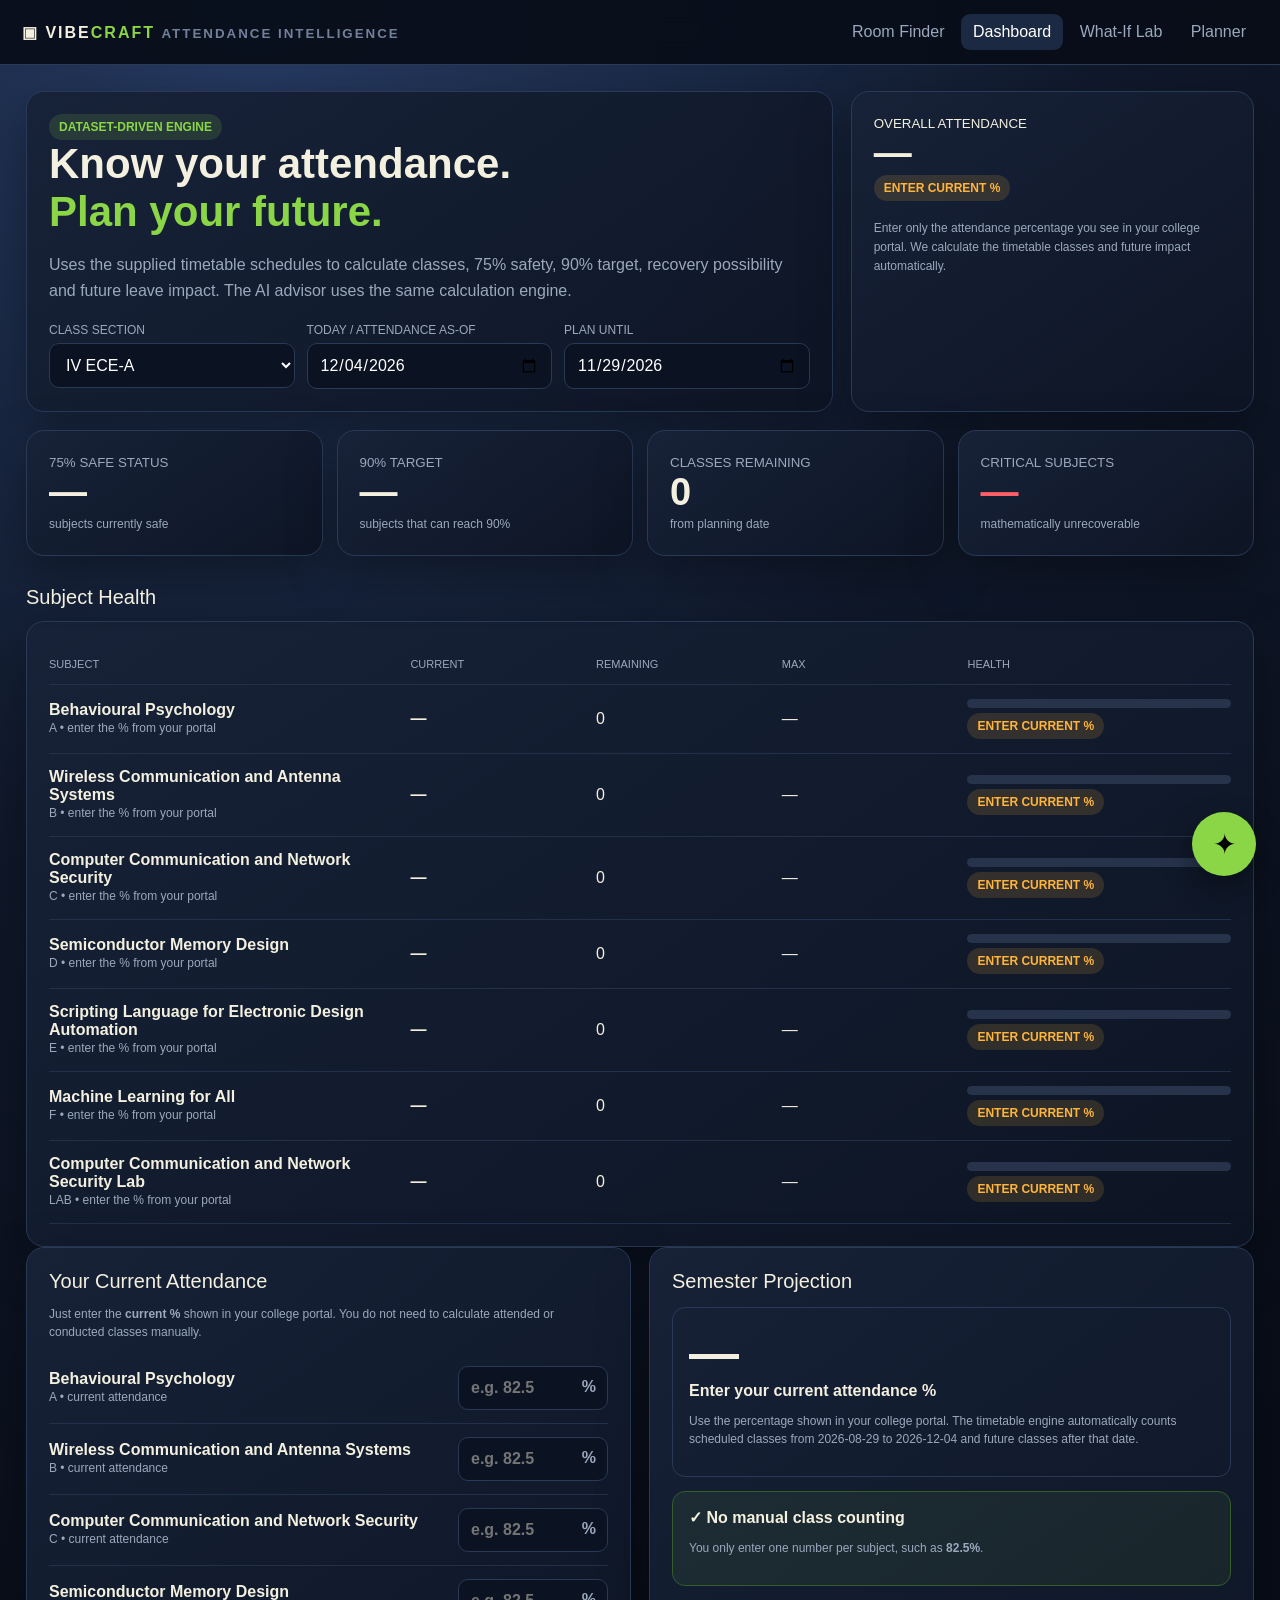
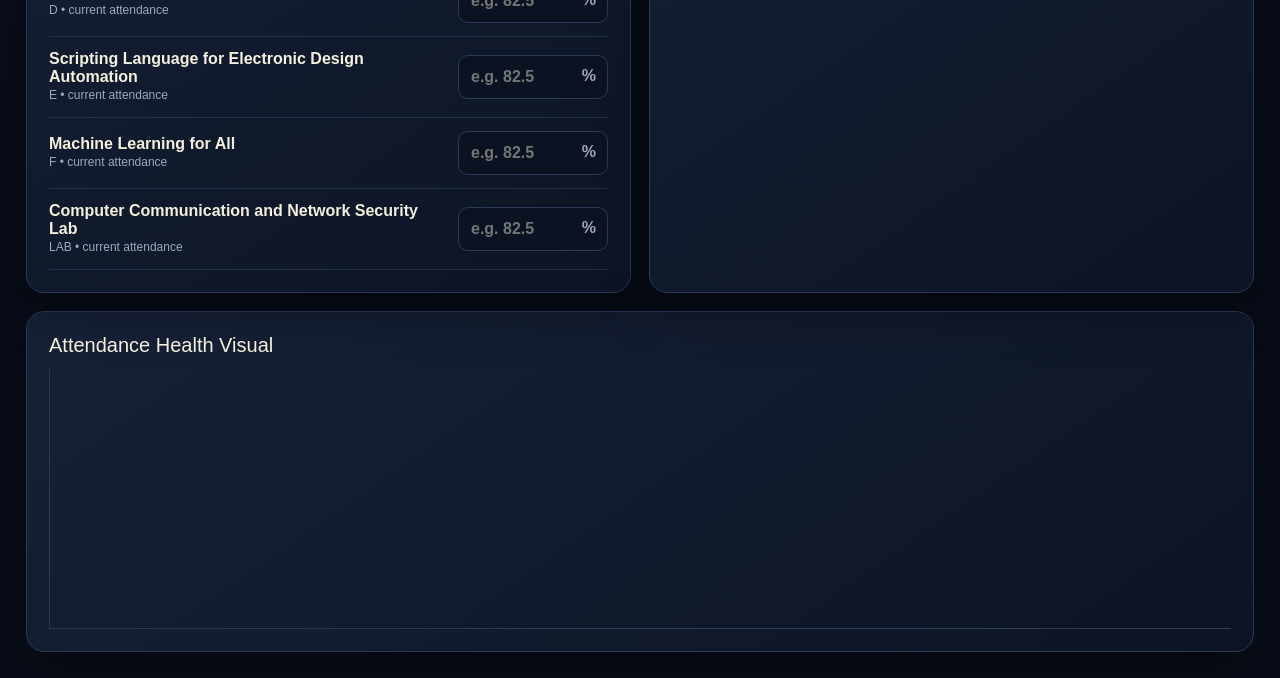
<file: templates/attendance.html>
<!DOCTYPE html>
<html lang="en">
<head>
<meta charset="UTF-8">
<meta name="viewport" content="width=device-width,initial-scale=1">
<title>VibeCraft Attendance Intelligence</title>
<style>
:root{--bg:#080d18;--panel:#111a2b;--panel2:#172238;--line:#293956;--text:#f3f0df;--muted:#9ba8bd;--green:#8bd646;--amber:#ffb43b;--red:#ff5f67;--blue:#61b5ff;--shadow:0 18px 50px rgba(0,0,0,.35)}
*{box-sizing:border-box}body{margin:0;background:radial-gradient(circle at 20% 0,#263b63 0,#10192b 34%,#080d18 70%);color:var(--text);font-family:Inter,Segoe UI,Arial,sans-serif;min-height:100vh}
header{position:sticky;top:0;z-index:20;background:rgba(8,13,24,.93);backdrop-filter:blur(12px);border-bottom:1px solid var(--line);padding:14px 22px;display:flex;align-items:center;justify-content:space-between}
.brand{font-weight:900;letter-spacing:2px}.brand span{color:var(--green)}button,select,input{font:inherit}button{border:0;cursor:pointer}.nav button{background:transparent;color:var(--muted);padding:9px 12px;border-radius:9px}.nav button.active,.nav button:hover{background:#1b2942;color:white}
.wrap{max-width:1400px;margin:auto;padding:26px}.hero{display:grid;grid-template-columns:1.6fr .8fr;gap:18px}.card{background:linear-gradient(145deg,rgba(23,34,56,.96),rgba(13,21,36,.96));border:1px solid var(--line);border-radius:18px;box-shadow:var(--shadow);padding:22px}.hero h1{font-size:42px;margin:0 0 8px}.hero p{color:var(--muted);line-height:1.6}.controls{display:grid;grid-template-columns:1fr 1fr 1fr;gap:12px;margin-top:20px}label{font-size:12px;color:var(--muted);display:block;margin-bottom:6px}select,input{width:100%;background:#0b1322;border:1px solid var(--line);color:white;padding:12px;border-radius:10px;outline:none}select:focus,input:focus{border-color:var(--green)}.primary{background:var(--green);color:#07100a;font-weight:900;padding:12px 18px;border-radius:10px}.danger{color:var(--red)}.metric{font-size:38px;font-weight:900}.pill{display:inline-flex;padding:6px 10px;border-radius:99px;font-size:12px;font-weight:800}.safe{background:rgba(139,214,70,.14);color:var(--green)}.watch{background:rgba(255,180,59,.14);color:var(--amber)}.critical{background:rgba(255,95,103,.14);color:var(--red)}
.grid{display:grid;grid-template-columns:repeat(4,1fr);gap:14px;margin-top:18px}.metric-card{min-height:120px}.metric-card small{color:var(--muted)}.section-title{margin:30px 0 12px;font-size:20px}.subject{display:grid;grid-template-columns:2fr 1fr 1fr 1fr 1.5fr;align-items:center;gap:10px;padding:14px 0;border-bottom:1px solid #22304a}.bar{height:9px;background:#26334b;border-radius:20px;overflow:hidden}.bar i{display:block;height:100%;background:var(--green)}.bar.warn i{background:var(--amber)}.bar.bad i{background:var(--red)}.table-head{color:var(--muted);font-size:11px;text-transform:uppercase}.notice{padding:16px;border-radius:13px;margin-top:14px;border:1px solid var(--line)}.notice.red{border-color:#6e2c34;background:rgba(255,95,103,.08)}.notice.green{border-color:#345d29;background:rgba(139,214,70,.07)}
.two{display:grid;grid-template-columns:1fr 1fr;gap:18px}.chart{height:260px;display:flex;align-items:flex-end;gap:8px;padding:15px 8px;border-left:1px solid var(--line);border-bottom:1px solid var(--line)}.barcol{flex:1;display:flex;flex-direction:column;justify-content:flex-end;align-items:center;height:100%;gap:6px}.barcol i{width:70%;max-width:42px;background:linear-gradient(#61b5ff,#8bd646);border-radius:6px 6px 0 0;min-height:3px}.barcol b{font-size:10px;color:var(--muted);font-weight:600}.sim{display:grid;grid-template-columns:1fr 1fr;gap:20px}.big-result{font-size:50px;font-weight:900}.chat{position:fixed;right:24px;bottom:24px;z-index:50}.chatbtn{width:64px;height:64px;border-radius:50%;background:var(--green);font-size:28px;box-shadow:0 12px 30px rgba(0,0,0,.4)}.chatbox{position:absolute;right:0;bottom:78px;width:390px;height:540px;background:#0e1728;border:1px solid var(--line);border-radius:18px;box-shadow:var(--shadow);display:none;flex-direction:column;overflow:hidden}.chatbox.open{display:flex}.chathead{padding:15px;border-bottom:1px solid var(--line);font-weight:900}.messages{padding:14px;overflow:auto;flex:1}.msg{padding:10px 12px;border-radius:12px;margin:8px 0;line-height:1.45;font-size:13px;white-space:pre-wrap}.bot{background:#18253b}.user{background:#284d25;margin-left:35px}.chatinput{display:flex;gap:7px;padding:10px;border-top:1px solid var(--line)}.chatinput input{flex:1}.mini{font-size:12px;color:var(--muted);line-height:1.5}.attendance-row{display:grid;grid-template-columns:1fr 150px;gap:14px;align-items:center;padding:13px 0;border-bottom:1px solid #22304a}.pct-input{position:relative}.pct-input input{padding-right:34px;font-size:16px;font-weight:800}.pct-input span{position:absolute;right:12px;top:12px;color:var(--muted);font-weight:800}.hidden{display:none}@media(max-width:900px){.hero,.two,.sim{grid-template-columns:1fr}.grid{grid-template-columns:1fr 1fr}.controls{grid-template-columns:1fr}.subject{grid-template-columns:1.6fr 1fr 1fr}.subject>*:nth-child(4),.subject>*:nth-child(5){display:none}}@media(max-width:600px){.grid{grid-template-columns:1fr}.wrap{padding:14px}.hero h1{font-size:30px}.nav{display:none}.chatbox{width:calc(100vw - 28px);right:-10px}}

/* Compact AI advisor: answers are intentionally short for quick dashboard use. */
.chatbox{max-height:460px;}
.messages{max-height:330px;}.msg strong{color:#ffffff}.ai-bullet{margin:5px 0 5px 2px}
</style>
</head>
<body>
<header>
  <div class="brand">▣ VIBE<span>CRAFT</span> <small style="color:#73809a">ATTENDANCE INTELLIGENCE</small></div>
  <div class="nav">
    <a href="/" style="display:inline-block;color:var(--muted);text-decoration:none;padding:9px 12px;border-radius:9px">Room Finder</a>
    <button class="active" onclick="showPage('dashboard',this)">Dashboard</button>
    <button onclick="showPage('simulator',this)">What-If Lab</button>
    <button onclick="showPage('planner',this)">Planner</button>
  </div>
</header>

<main class="wrap">
<section id="dashboard">
  <div class="hero">
    <div class="card">
      <div class="pill safe">DATASET-DRIVEN ENGINE</div>
      <h1>Know your attendance.<br><span style="color:var(--green)">Plan your future.</span></h1>
      <p>Uses the supplied timetable schedules to calculate classes, 75% safety, 90% target, recovery possibility and future leave impact. The AI advisor uses the same calculation engine.</p>
      <div class="controls">
        <div><label>CLASS SECTION</label><select id="section" onchange="loadSection()"></select></div>
        <div><label>TODAY / ATTENDANCE AS-OF</label><input id="planDate" type="date"></div>
        <div><label>PLAN UNTIL</label><input id="endDate" type="date" value="2026-11-29"></div>
      </div>
    </div>
    <div class="card">
      <small>OVERALL ATTENDANCE</small>
      <div class="metric" id="overall">—</div>
      <div id="overallPill" class="pill safe">ENTER ATTENDANCE</div>
      <p class="mini" style="margin-top:18px">Enter only the attendance percentage you see in your college portal. We calculate the timetable classes and future impact automatically.</p>
    </div>
  </div>

  <div class="grid">
    <div class="card metric-card"><small>75% SAFE STATUS</small><div class="metric" id="safeCount">—</div><span class="mini">subjects currently safe</span></div>
    <div class="card metric-card"><small>90% TARGET</small><div class="metric" id="targetCount">—</div><span class="mini">subjects that can reach 90%</span></div>
    <div class="card metric-card"><small>CLASSES REMAINING</small><div class="metric" id="remaining">—</div><span class="mini">from planning date</span></div>
    <div class="card metric-card"><small>CRITICAL SUBJECTS</small><div class="metric danger" id="criticalCount">—</div><span class="mini">mathematically unrecoverable</span></div>
  </div>

  <div class="section-title">Subject Health</div>
  <div class="card">
    <div class="subject table-head"><div>Subject</div><div>Current</div><div>Remaining</div><div>Max</div><div>Health</div></div>
    <div id="subjects"></div>
  </div>

  <div class="two">
    <div class="card">
      <div class="section-title" style="margin-top:0">Your Current Attendance</div>
      <p class="mini">Just enter the <b>current %</b> shown in your college portal. You do not need to calculate attended or conducted classes manually.</p>
      <div id="inputs"></div>
    </div>
    <div class="card">
      <div class="section-title" style="margin-top:0">Semester Projection</div>
      <div id="projection"></div>
    </div>
  </div>
</section>

<section id="insights" class="card" style="margin-top:18px">
  <div class="section-title" style="margin-top:0">Attendance Health Visual</div>
  <div id="healthChart" class="chart"></div>
</section>

<section id="simulator" class="hidden">
  <div class="card">
    <div class="pill watch">PHASE 2 • WHAT-IF LAB</div>
    <h1>Attendance Simulator</h1>
    <p class="mini">Test normal leave, On-Duty or Medical Leave against the real timetable. OD/Medical treatment is configurable in the rule switch below.</p>
    <div class="sim">
      <div>
        <label>LEAVE TYPE</label>
        <select id="leaveType"><option value="normal">Normal Leave / Absent</option><option value="od">On-Duty (protected)</option><option value="medical">Medical Leave (protected)</option></select>
        <label style="margin-top:14px">START DATE</label><input id="leaveStart" type="date">
        <label style="margin-top:14px">DAYS</label><input id="leaveDays" type="number" min="1" max="30" value="3">
        <button class="primary" style="margin-top:15px;width:100%" onclick="simulateLeave()">SIMULATE FUTURE</button>
      </div>
      <div id="simResult" class="notice">Choose a scenario and simulate.</div>
    </div>
  </div>
</section>

<section id="planner" class="hidden">
  <div class="card">
    <div class="pill safe">ATTENDANCE TIME MACHINE</div>
    <h1>Future Planner</h1>
    <p class="mini">Pick a future date and see how many timetable classes remain from that point to the semester end.</p>
    <div style="max-width:420px"><label>FUTURE DATE</label><input id="futureDate" type="date" onchange="renderPlanner()"></div>
    <div id="plannerResult" style="margin-top:18px"></div>
  </div>
</section>
</main>

<div class="chat">
  <div class="chatbox" id="chatbox">
    <div class="chathead">✦ Attendance Advisor <span style="float:right;color:#73809a;cursor:pointer" onclick="toggleChat()">×</span></div>
    <div class="messages" id="messages">
      <div class="msg bot">Hi! I’m your AI Attendance Advisor. I can reason about your dashboard, timetable, simulations, calculations, and the VibeCraft project. Ask naturally — including follow-up questions.</div>
    </div>
    <div class="chatinput"><input id="chatInput" placeholder="Ask about your attendance..." onkeydown="if(event.key==='Enter')sendChat()"><button class="primary" onclick="sendChat()">➤</button></div>
  </div>
  <button class="chatbtn" onclick="toggleChat()">✦</button>
</div>

<script>
const semesterStart="2026-08-29";
const semesterEndDefault="2026-11-29";
const DAYS=["Monday","Tuesday","Wednesday","Thursday","Friday"];
const TIMES=["09:00","09:50","10:50","11:40","12:30","01:20","02:10","03:10","04:00"];

/* The timetable data below is transcribed from the supplied PDFs.
   Each non-empty timetable period is treated as one scheduled attendance class.
   Slot letters are mapped to the subject table for that section. */
const DATA={
"IV ECE-A":{
subjects:{A:"Behavioural Psychology",B:"Wireless Communication and Antenna Systems",C:"Computer Communication and Network Security",D:"Semiconductor Memory Design",E:"Scripting Language for Electronic Design Automation",F:"Machine Learning for All",LAB:"Computer Communication and Network Security Lab"},
week:{
Monday:["C","C","A","D","","","","",""],Tuesday:["C","D","B","F","","","","",""],Wednesday:["B","LAB","E","F","","","","",""],Thursday:["F","A","E","B","","","","",""],Friday:["C","A","D","E","","","","",""]
}},
"IV ECE-B":{
subjects:{A:"Behavioural Psychology",B:"Wireless Communication and Antenna Systems",C:"Computer Communication and Network Security",D:"Semiconductor Memory Design",E:"Scripting Language for Electronic Design Automation",F:"Machine Learning for All",LAB:"Computer Communication and Network Security Lab"},
week:{
Monday:["C","A","E","F","","","","",""],Tuesday:["C","E","F","B","","","","",""],Wednesday:["C","D","A","B","","","","",""],Thursday:["D","B","LAB","A","","","","",""],Friday:["E","D","F","","","","","",""]
}},
"III ECE-A":{
subjects:{A:"Microprocessor, Microcontroller, and Interfacing Techniques",B:"VLSI Design and Technology",C:"System and Network on Chip",D:"Machine Learning for All",E:"Discrete Mathematics",F:"Analytical and Logical Thinking Skills",G:"Community Connect",H:"Indian Art Form",LAB:"VLSI Design / Microprocessor Laboratory",BP:"B-Project"},
week:{
Monday:["E","B","B","A","","G-625","","",""],Tuesday:["H","D","B","BP","","","G-625","",""],Wednesday:["C","A","D","F","","","","","LAB"],Thursday:["A","E","C","F","","","","",""],Friday:["D","A","E","C","","LAB","","",""]
}},
"III ECE-B":{
subjects:{A:"Discrete Mathematics",B:"Microprocessor, Microcontroller, and Interfacing Techniques",C:"VLSI Design and Technology",D:"System and Network on Chip",E:"Machine Learning for All",F:"Community Connect",G:"Analytical and Logical Thinking Skills",H:"Indian Art Form",LAB:"VLSI Design / Microprocessor Laboratory",BP:"B-Project"},
week:{
Monday:["LAB","","","","","E","B","A","D"],Tuesday:["G-625","","","","","F","B","D","C"],Wednesday:["G-625","","","","","BP","B","A","H"],Thursday:["LAB","","","","","A","C","E","F"],Friday:["","","","","","C","A","E","D"]
}},
"III ECE-DS":{
subjects:{A:"Discrete Mathematics",B:"Microprocessor, Microcontroller, and Interfacing Techniques",C:"VLSI Design and Technology",D:"Machine Learning for All",E:"Database Design and Management",F:"Community Connect",G:"Analytical and Logical Thinking Skills",H:"Indian Art Form",LAB:"VLSI Design / Microprocessor Laboratory",BP:"B-Project"},
week:{
Monday:["E","B","C","A","","","","",""],Tuesday:["C","B","D","F","","LAB","","",""],Wednesday:["H","B","A","C","","","","G-625",""],Thursday:["A","D","E","F","","","","",""],Friday:["D","A","E","BP","","G-625","","","LAB"]
}},
"III BME":{
subjects:{A:"Probability and Statistics",B:"Microcontrollers and Its Applications in Medicine",C:"Biomedical Signal Processing",D:"Biometrics",E:"Modern Wireless Communication System",F:"Principles of Medical Imaging",G:"Analytical and Logical Thinking Skills",H:"Indian Art Form",I:"Community Connect"},
week:{
Monday:["G-625","","I","","","E","B","F","H"],Tuesday:["","","B","A","","C","D","A","B"],Wednesday:["","","A","","","C","A","F","D"],Thursday:["","","","I","","A","C","E","B"],Friday:["I","","C","D","","F","A","D","E"]
}},
"II ECE-DS A":{
subjects:{A:"Transforms and Boundary Value Problems",B:"Solid State Devices",C:"Computer Organization and Architecture",D:"Digital Logic Design",E:"Electromagnetic Theory and Interference",F:"Professional Ethics",G:"Universal Human Values-II",H:"Verbal Reasoning",I:"Social Engineering",LAB:"Devices and Digital IC Laboratory"},
week:{
Monday:["E","A","I","","","G-602","","","LAB"],Tuesday:["C","A","E","D","","G-602","","H-TB-106",""],Wednesday:["A","B","C","D","","","","",""],Thursday:["B","C","A","F","","LAB","","B",""],Friday:["D","B","E","C","","","","",""]
}},
"II ECE-DS B":{
subjects:{A:"Transforms and Boundary Value Problems",B:"Solid State Devices",C:"Computer Organization and Architecture",D:"Digital Logic Design",E:"Electromagnetic Theory and Interference",F:"Professional Ethics",G:"Universal Human Values-II",H:"Verbal Reasoning",I:"Social Engineering",LAB:"Devices and Digital IC Laboratory"},
week:{
Monday:["","","LAB","","","D","B","C","I"],Tuesday:["LAB","","","","","C","D","E","A"],Wednesday:["G-401","","","","","I","E","A","D"],Thursday:["G-401","","LAB","","","A","C","B","E"],Friday:["H-TB-106","","","","","F","A","B","C"]
}},
"II BME":{
subjects:{A:"Transforms and Boundary Value Problems",B:"Biomedical Signals and Systems",C:"Electric and Electronic Circuits",D:"Digital Logic for Medical Systems",E:"Medical Physics",F:"Professional Ethics",G:"Universal Human Values-II",H:"Verbal Reasoning",I:"Social Engineering"},
week:{
Monday:["E","C","I","","","G-ROOM","","","",""],Tuesday:["C","E","B","A","","H-TB-106","","A","B"],Wednesday:["B","D","A","","","H-TB-106","G-602","F","D"],Thursday:["A","E","B","D","","","","E",""],Friday:["F","A","C","D","","","","G-602",""]
}},
"I ECE-A":{
subjects:{E:"Philosophy of Engineering",A:"Advanced Calculus and Complex Analysis",B:"Chemistry",C:"Electronic System and PCB Design",D:"Programming for Problem Solving",F:"Biology",G:"German",CDC:"General Aptitude",NSS:"NSS",WORKSHOP:"Basic Civil and Mechanical Workshop"},
week:{
Monday:["E","E","B","A","","CHE-LAB","","F","CDC"],Tuesday:["C","B","A","D","","WORKSHOP","","A","D"],Wednesday:["B","E","D","","","PPS-LAB","","C","C"],Thursday:["NSS","G","A","","","CDC","","NSS","NSS"],Friday:["D","A","C","B","","G","","",""]
}},
"I ECE-B / EEE":{
subjects:{E:"Philosophy of Engineering",A:"Advanced Calculus and Complex Analysis",B:"Chemistry",C:"Biology",D:"Programming for Problem Solving",F:"German",G:"Electrical Circuits for EEE",CDC:"General Aptitude",NSS:"NSS"},
week:{
Monday:["CDC","F","CHE-LAB","","","E","E","B","A"],Tuesday:["F","WORKSHOP","WORKSHOP","WORKSHOP","","C","B","A","D"],Wednesday:["F","PPS-LAB","CDC","CDC","PPS-LAB","B","E","D",""],Thursday:["NSS","NSS","C","A","","D","G","F",""],Friday:["WORKSHOP","WORKSHOP","WORKSHOP","WORKSHOP","","G","B","A",""]
}},
"I ECE-DS":{
subjects:{E:"Philosophy of Engineering",A:"Advanced Calculus and Complex Analysis",B:"Chemistry",C:"Electronic System and PCB Design",D:"Programming for Problem Solving",F:"Biology",G:"German",CDC:"General Aptitude",NSS:"NSS"},
week:{
Monday:["F","CDC","PPS-LAB","","","E","E","B","A"],Tuesday:["CHE-LAB","CHE-LAB","NSS","NSS","","C","B","A","D"],Wednesday:["CDC","CDC","NSS","NSS","","B","B","D",""],Thursday:["F","A","D","","","G","B","B","B"],Friday:["G","G","G","G","PPS-LAB","","","",""]
}},
"I Biotech-B / Biomed":{
subjects:{E:"Philosophy of Engineering",A:"Advanced Calculus and Complex Analysis",B:"Chemistry",D:"Programming for Problem Solving",C:"Cell Biology for Biotech",F:"Biochemistry for Biotech",G:"Biology: Human physiology and anatomy",YOGA:"Physical and Mental Health using Yoga",JAP:"Japanese"},
week:{
Monday:["C","YOGA","YOGA","F","","E","E","A","B"],Tuesday:["D","CDC","C","F","","B","A","D",""],Wednesday:["","","","D","","B","B","A","D"],Thursday:["","A","C","G","","","JAP","JAP","JAP"],Friday:["F","CDC","CDC","JAP","","JAP","","PPS","PPS"]
}}
};

function $(id){return document.getElementById(id)}
function iso(d){return d.toISOString().slice(0,10)}
function parseDate(s){return new Date(s+"T00:00:00")}
function addDays(d,n){let x=new Date(d);x.setDate(x.getDate()+n);return x}
function eachDate(a,b){let out=[];for(let d=parseDate(a);d<=parseDate(b);d=addDays(d,1))out.push(new Date(d));return out}
function getSchedule(section,start,end){
  const cfg=DATA[section], out=[];
  for(const d of eachDate(start,end)){
    const day=DAYS[d.getDay()-1];
    if(!day)continue;
    const row=cfg.week[day]||[];
    row.forEach((slot,i)=>{
      if(!slot) return;
      // A timetable token is an attendance class when it maps to a real subject.
      // Room/location tokens such as G-625 or H-TB-106 are ignored.
      const subject=cfg.subjects[slot];
      if(subject){
        out.push({date:iso(d),day,period:i+1,slot,subject});
      }
    });
  }
  return out;
}
let state={};
function init(){
  const sel=$("section");
  Object.keys(DATA).forEach(k=>{let o=document.createElement("option");o.value=k;o.textContent=k;sel.appendChild(o)});
  $("planDate").value=iso(new Date());
  $("leaveStart").value=iso(addDays(new Date(),1));
  $("futureDate").value=iso(addDays(new Date(),7));
  loadSection();
}
function subjectsFor(section){return DATA[section].subjects}
function loadSection(){
  const sec=$("section").value, subs=subjectsFor(sec);
  state.att=JSON.parse(localStorage.getItem("vc_att_"+sec)||"{}");
  $("inputs").innerHTML=Object.entries(subs).map(([slot,name])=>{
    const v=state.att[name]||{percentage:""};
    return `<div class="attendance-row"><div><b>${name}</b><div class="mini">${slot} • current attendance</div></div><div class="pct-input"><input type="number" min="0" max="100" step="0.1" value="${v.percentage??""}" placeholder="e.g. 82.5" data-sub="${encodeURIComponent(name)}"><span>%</span></div></div>`
  }).join("");
  document.querySelectorAll("#inputs input").forEach(el=>el.addEventListener("input",saveInputs));
  render();
}
function saveInputs(){
  const sec=$("section").value,a={};
  document.querySelectorAll("#inputs input").forEach(el=>{
    const n=decodeURIComponent(el.dataset.sub);
    let pct=el.value===""?"":Math.max(0,Math.min(100,Number(el.value)||0));
    a[n]={percentage:pct};
  });
  state.att=a;localStorage.setItem("vc_att_"+sec,JSON.stringify(a));render();
}
function analysis(){
  const sec=$("section").value;
  const asOf=$("planDate").value||semesterStart;
  const end=$("endDate").value||semesterEndDefault;
  const futureStart=iso(addDays(parseDate(asOf),1));
  const scheduleFuture=getSchedule(sec,futureStart,end);
  const schedulePast=getSchedule(sec,semesterStart,asOf);
  const a=state.att||{},subs=subjectsFor(sec),rows=[];
  Object.entries(subs).forEach(([slot,name])=>{
    const raw=a[name]||{percentage:""};
    const pct=raw.percentage===""||raw.percentage==null?null:Number(raw.percentage);
    const hasData=Number.isFinite(pct)&&pct>=0&&pct<=100;
    const conducted=schedulePast.filter(x=>x.subject===name).length;
    const rem=scheduleFuture.filter(x=>x.subject===name).length;
    const attended=hasData?conducted*pct/100:0;
    const max=hasData&&conducted+rem>0?100*(attended+rem)/(conducted+rem):null;
    const need75=hasData?Math.max(0,Math.ceil(.75*(conducted+rem)-attended)):null;
    const need90=hasData?Math.max(0,Math.ceil(.90*(conducted+rem)-attended)):null;
    const critical=hasData&&rem>0&&need75>rem;
    rows.push({slot,name,pct,conducted,attended,rem,max,need75,need90,critical,hasData});
  });
  return {schedule:scheduleFuture,rows,asOf,end};
}
function render(){
  const x=analysis(),rows=x.rows,dataRows=rows.filter(r=>r.hasData);
  const totalC=dataRows.reduce((s,r)=>s+r.conducted,0);
  const totalA=dataRows.reduce((s,r)=>s+r.attended,0);
  const totalR=dataRows.reduce((s,r)=>s+r.rem,0);
  const overall=totalC?100*totalA/totalC:null;
  $("overall").textContent=overall==null?"—":overall.toFixed(1)+"%";
  $("overallPill").textContent=overall==null?"ENTER CURRENT %":overall>=90?"90% TARGET":overall>=75?"SAFE ZONE":"BELOW 75%";
  $("overallPill").className="pill "+(overall==null?"watch":overall>=75?"safe":"critical");
  $("safeCount").textContent=dataRows.length?dataRows.filter(r=>r.pct>=75).length+"/"+rows.length:"—";
  $("targetCount").textContent=dataRows.length?dataRows.filter(r=>r.max>=90).length+"/"+rows.length:"—";
  $("remaining").textContent=x.schedule.length;
  $("criticalCount").textContent=dataRows.length?dataRows.filter(r=>r.critical).length:"—";
  $("subjects").innerHTML=rows.map(r=>{
    let cls="watch",status="ENTER CURRENT %",detail=`${r.slot} • enter the % from your portal`,pct=0;
    if(r.hasData){
      pct=r.pct; cls=r.critical||pct<75?"critical":pct<85?"watch":"safe";
      status=r.critical?"IRREVERSIBLE":cls==="safe"?"SAFE":cls==="watch"?"WATCH":"CRITICAL";
      detail=`${r.slot} • ${r.conducted} classes so far • need ${r.need75}/${r.rem} to stay ≥75%`;
    }
    return `<div class="subject"><div><b>${r.name}</b><div class="mini">${detail}</div></div><div><b>${r.hasData?pct.toFixed(1)+"%":"—"}</b></div><div>${r.rem}</div><div>${r.hasData?r.max.toFixed(1)+"%":"—"}</div><div><div class="bar ${cls==='critical'?'bad':cls==='watch'?'warn':''}"><i style="width:${r.hasData?Math.min(100,Math.max(0,pct)):0}%"></i></div><span class="pill ${cls}" style="margin-top:5px">${status}</span></div></div>`;
  }).join("");
  if(!dataRows.length){
    $("projection").innerHTML=`<div class="notice"><div class="big-result">—</div><b>Enter your current attendance %</b><p class="mini">Use the percentage shown in your college portal. The timetable engine automatically counts scheduled classes from ${semesterStart} to ${x.asOf} and future classes after that date.</p></div><div class="notice green"><b>✓ No manual class counting</b><p class="mini">You only enter one number per subject, such as <b>82.5%</b>.</p></div>`;
    return;
  }
  const maxOverall=totalC+totalR?100*(totalA+totalR)/(totalC+totalR):0;
  $("projection").innerHTML=`<div class="notice ${maxOverall>=75?"green":"red"}"><div class="big-result">${maxOverall.toFixed(1)}%</div><b>Maximum possible if every future class is attended</b><p class="mini">Calculated from your entered percentages and the supplied timetable.</p></div>${dataRows.filter(r=>r.critical).map(r=>`<div class="notice red"><b>⚠ ${r.name}</b><p class="mini">Even attending every remaining scheduled class reaches only ${r.max.toFixed(1)}%. The 75% threshold cannot be recovered from this date.</p></div>`).join("")||`<div class="notice green"><b>✓ No irreversible detention detected</b><p class="mini">Based on the percentages entered and the timetable window.</p></div>`}`;
  renderHealthChart();
}
function simulateLeave(){
  const sec=$("section").value, type=$("leaveType").value, start=$("leaveStart").value, days=Math.max(1,Math.min(30,Number($("leaveDays").value)||1));
  if(!start){$("simResult").innerHTML='<div class="notice red">Choose a start date first.</div>';return;}
  const dates=eachDate(start,iso(addDays(parseDate(start),days-1))), sched=dates.flatMap(d=>getSchedule(sec,iso(d),iso(d)));
  const affected=sched;
  const x=analysis(), map={};x.rows.forEach(r=>map[r.name]=r);
  let lines=`<h2>${type==="normal"?"Normal Leave":type==="od"?"On-Duty":"Medical Leave"} • ${days} day(s)</h2>`;
  lines+=`<p class="mini">${affected.length} timetable classes found in the selected date range.</p>`;
  if(type!=="normal"){lines+=`<div class="notice green"><b>Protected scenario</b><p class="mini">This simulation treats OD/Medical classes as protected (not added to the absent denominator). Change this rule if your institution's official policy differs.</p></div>`}
  const counts={};affected.forEach(c=>counts[c.subject]=(counts[c.subject]||0)+1);
  Object.entries(counts).forEach(([sub,n])=>{
    const r=map[sub];if(!r)return;
    const baseConducted=r.conducted, baseAttended=r.attended, absent=type==="normal"?n:0, nc=baseConducted+absent, na=baseAttended, pct=nc?100*na/nc:r.pct;
    lines+=`<div class="notice ${pct<75?"red":"green"}"><b>${sub}</b><br>Current: ${r.pct==null?"—":r.pct.toFixed(1)+"%"} → Projected: <strong>${pct.toFixed(1)}%</strong><p class="mini">${n} scheduled class(es) affected. ${pct<75?"⚠ Below 75%.": "✓ Remains at/above 75%."}</p></div>`;
  });
  const results=[];
  Object.entries(counts).forEach(([sub,n])=>{const r=map[sub];if(!r)return;const absent=type==="normal"?n:0;const nc=r.conducted+absent;const na=r.attended;const pct=nc?100*na/nc:r.pct;results.push({subject:sub,classes_affected:n,current_percent:r.pct,projected_percent:pct,below_75:pct<75});});
  window.lastSimulation={type,section:sec,start_date:start,days,results,protected_demo_rule:type!=="normal",affected_classes:affected};
  $("simResult").innerHTML=lines;
}
function renderHealthChart(){
  const host=$("healthChart");
  if(!host)return;
  const rows=analysis().rows.filter(r=>r.hasData);
  if(!rows.length){host.innerHTML='<div class="mini">Enter attendance percentages to visualize subject health.</div>';return;}
  host.innerHTML=rows.map(r=>{
    const h=Math.max(4,Math.min(100,r.pct));
    const cls=r.pct<75?'bad':r.pct<85?'warn':'';
    return `<div class="barcol" title="${escapeHtml(r.name)}: ${r.pct.toFixed(1)}%"><span class="mini">${r.pct.toFixed(0)}%</span><i class="${cls}" style="height:${h}%"></i><b>${escapeHtml(r.slot)}</b></div>`;
  }).join('');
}
function renderPlanner(){
  const d=$("futureDate").value||iso(new Date()),end=$("endDate").value||semesterEndDefault,sec=$("section").value;
  if(d>end){$("plannerResult").innerHTML=`<div class="notice red">Future date is after the semester end.</div>`;return}
  const sched=getSchedule(sec,d,end), counts={};sched.forEach(x=>counts[x.subject]=(counts[x.subject]||0)+1);
  $("plannerResult").innerHTML=`<div class="grid">${Object.entries(counts).map(([s,n])=>`<div class="card"><small>${s}</small><div class="metric">${n}</div><span class="mini">scheduled classes remaining</span></div>`).join("")}</div>`;
}
function showPage(id,btn){["dashboard","simulator","planner"].forEach(x=>$(x).classList.toggle("hidden",x!==id));document.querySelectorAll(".nav button").forEach(b=>b.classList.remove("active"));btn.classList.add("active");if(id==="planner")renderPlanner();if(id==="dashboard")renderHealthChart()}
function toggleChat(){$("chatbox").classList.toggle("open");if($("chatbox").classList.contains("open"))setTimeout(()=>$("chatInput").focus(),50)}
function escapeHtml(v){return String(v).replace(/[&<>\"]/g,m=>({"&":"&amp;","<":"&lt;",">":"&gt;",'"':"&quot;"}[m]))}
function formatAIText(v){
  let s=escapeHtml(v).trim();
  s=s.replace(/\*\*(.+?)\*\*/g,"<strong>$1</strong>");
  s=s.replace(/^\s*[-•]\s+(.+)$/gm,"<div class=\"ai-bullet\">• $1</div>");
  s=s.replace(/\n{2,}/g,"<br><br>").replace(/\n/g,"<br>");
  return s;
}
function chatHistory(){return [...document.querySelectorAll("#messages .msg")].map(el=>({role:el.classList.contains("user")?"user":"assistant",content:el.textContent})).slice(-12)}
function aiContext(){const x=analysis();const attendance={};Object.entries(state.att||{}).forEach(([name,v])=>attendance[name]={percentage:v.percentage===""?null:Number(v.percentage)});return {section:$("section").value,planning_date:$("planDate").value,semester_end:$("endDate").value,attendance,subjects:x.rows.map(r=>({subject:r.name,slot:r.slot,current_percent:r.pct,conducted:r.conducted,attended:r.attended,remaining:r.rem,max_possible:r.max,need_75:r.need75,need_90:r.need90,critical:r.critical,has_data:r.hasData})),scheduled_classes:x.schedule.slice(0,500),simulation:window.lastSimulation||null}}
async function sendChat(){const input=$("chatInput"),q=input.value.trim();if(!q)return;$("messages").innerHTML+=`<div class="msg user">${escapeHtml(q)}</div>`;input.value="";input.disabled=true;const typing=document.createElement("div");typing.className="msg bot";typing.id="typing";typing.textContent="Thinking…";$("messages").appendChild(typing);$("messages").scrollTop=$("messages").scrollHeight;try{const history=chatHistory().slice(0,-1);const res=await fetch("/api/chat",{method:"POST",headers:{"Content-Type":"application/json"},body:JSON.stringify({message:q,history,context:aiContext()})});const data=await res.json();$("typing")?.remove();$("messages").innerHTML+=`<div class="msg bot">${formatAIText(data.answer||data.error||"I couldn't generate a response.")}</div>`}catch(e){$("typing")?.remove();$("messages").innerHTML+=`<div class="msg bot">The Gemini AI service could not be reached. Check the Flask terminal and your GEMINI_API_KEY configuration.</div>`}input.disabled=false;input.focus();$("messages").scrollTop=$("messages").scrollHeight}
$("planDate").addEventListener("change",render);
$("endDate").addEventListener("change",render);
init();
</script>
</body>
</html>
</file>
